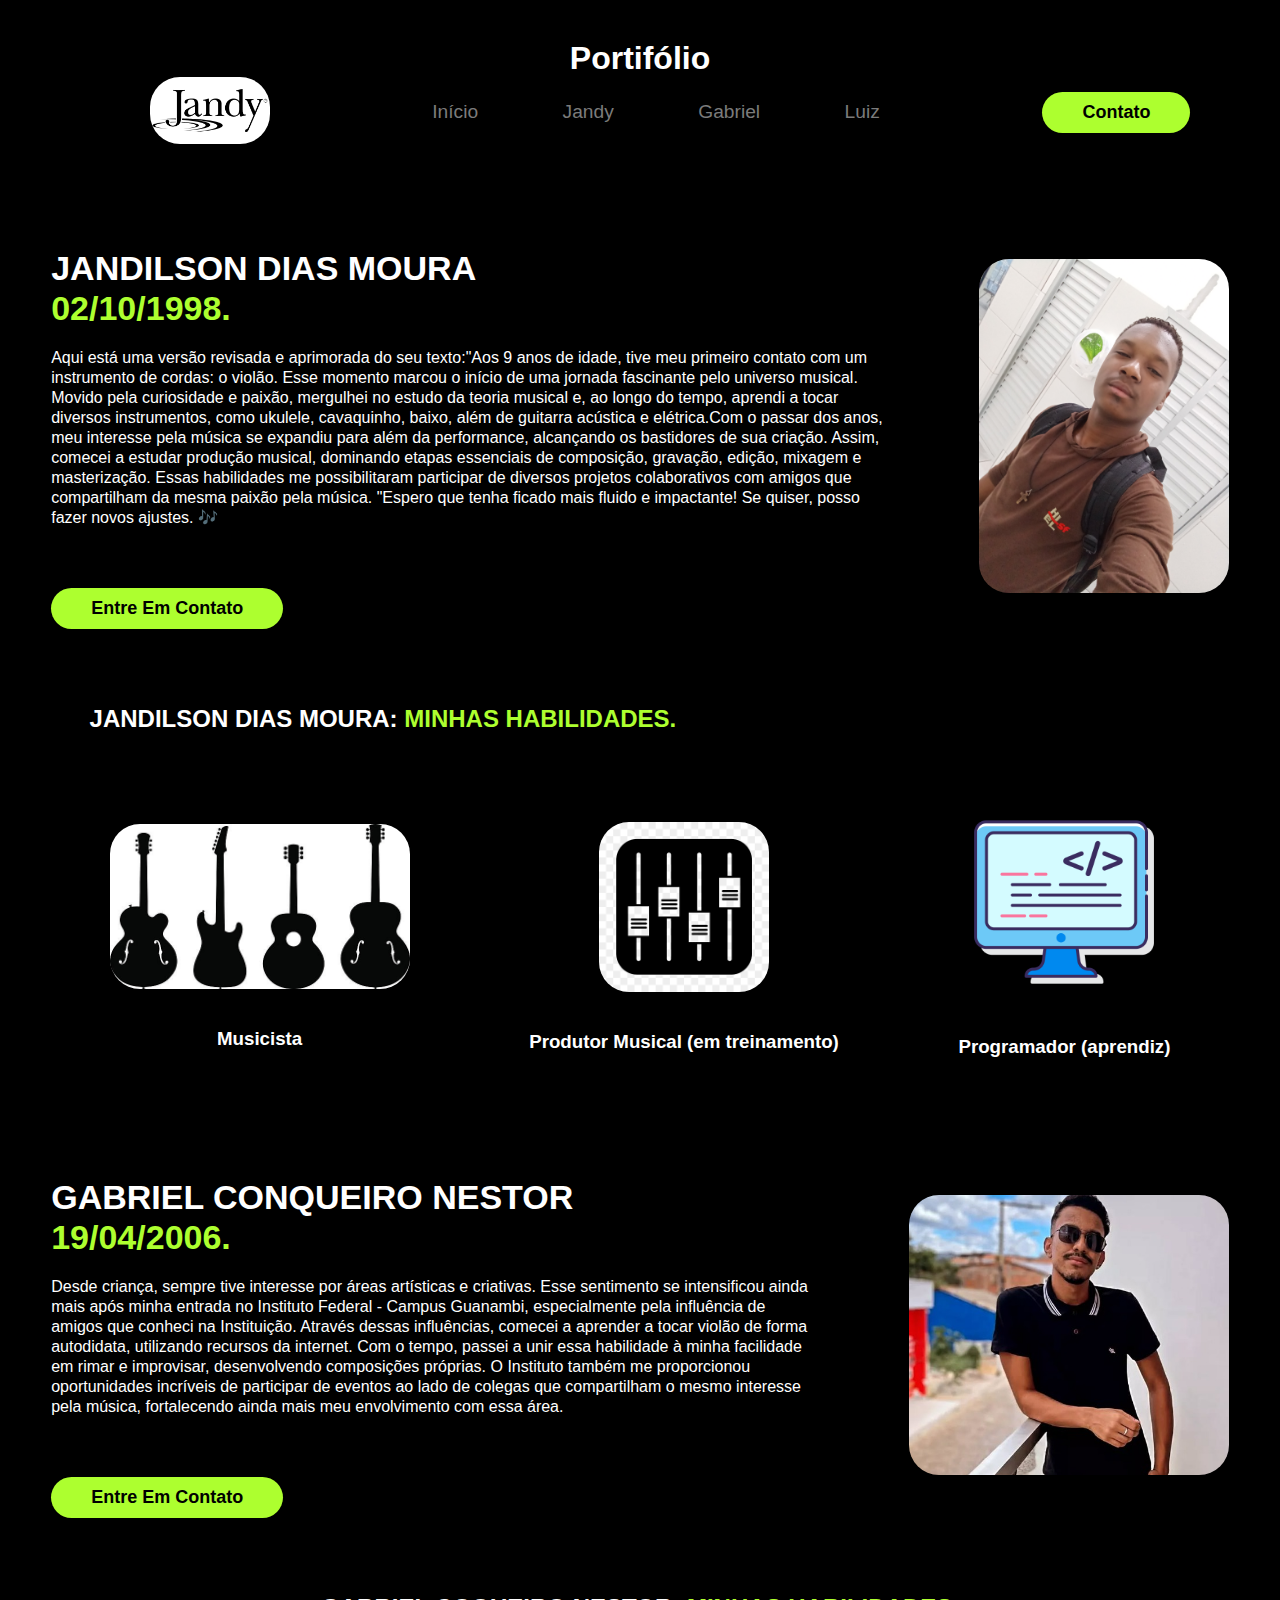
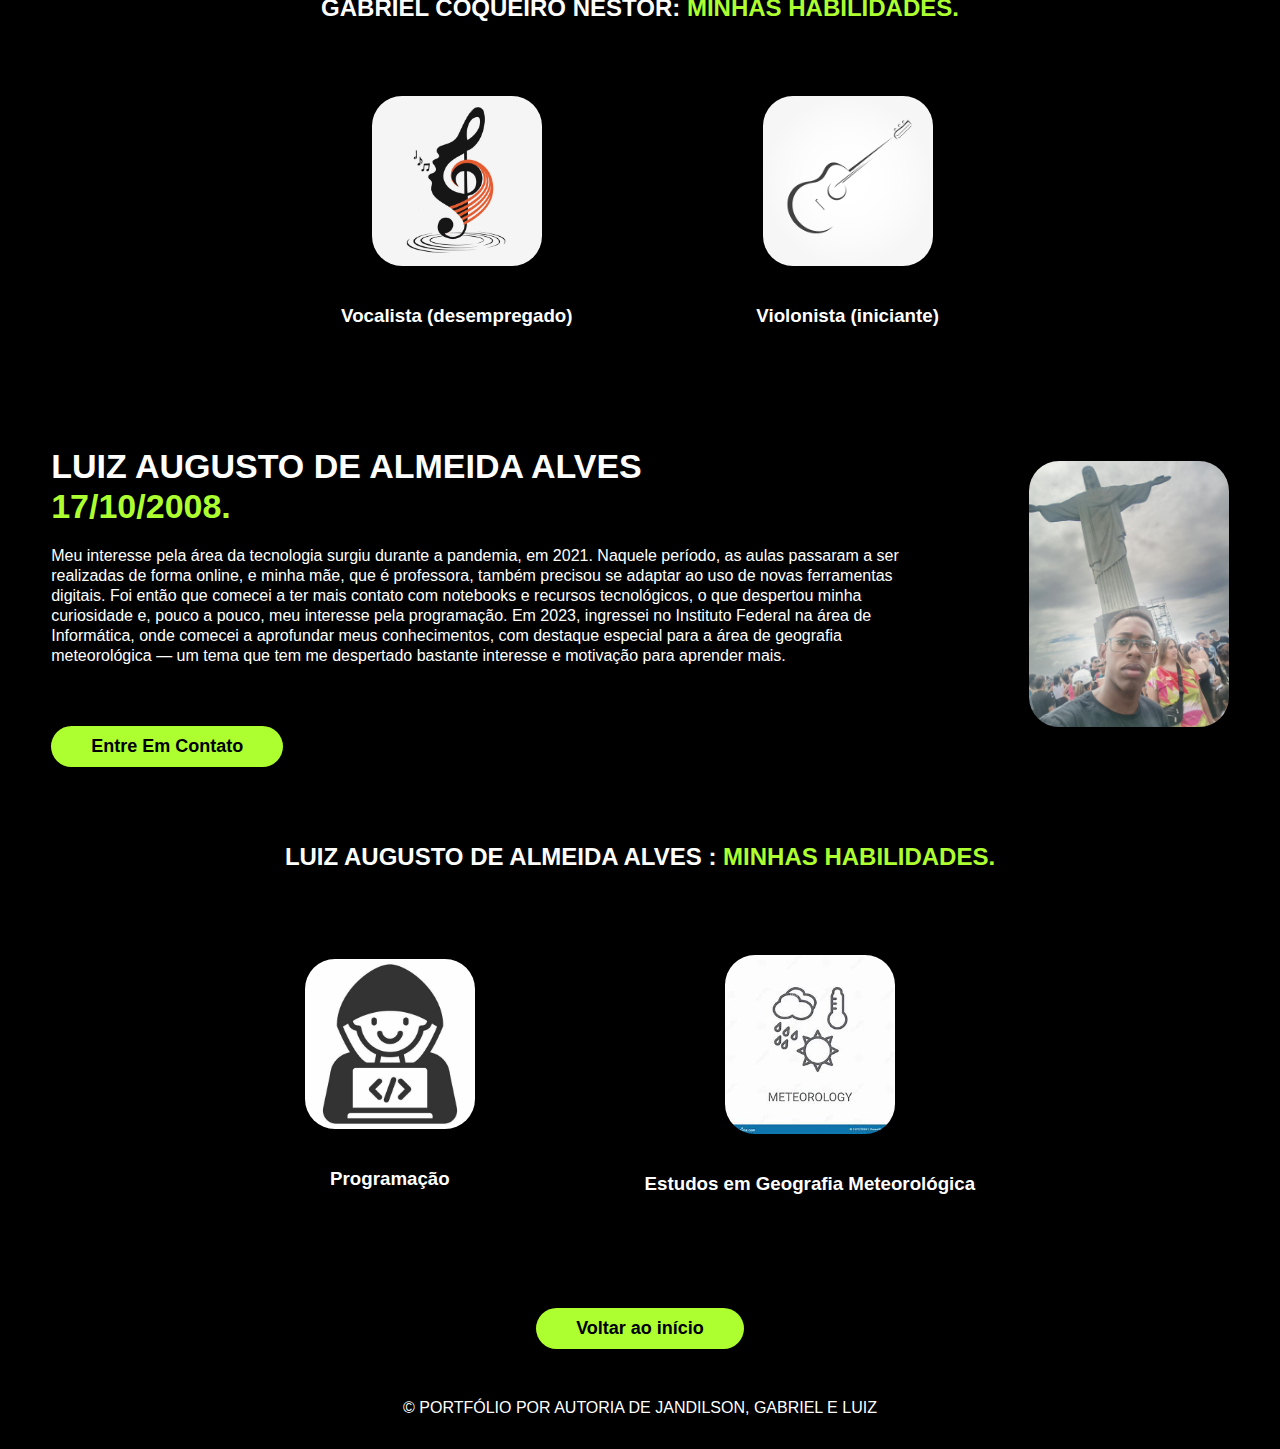
<file: index.html>
<!DOCTYPE html>
<html lang="en">
<head>
    <meta charset="UTF-8">
    <meta name="viewport" content="width=device-width, initial-scale=1.0">
    <title>Agência</title>
    <link rel="stylesheet" href="./styles/style.css">
</head>

<body>
    <header>

        <h1 id="titulo"></h1>

        <script>
            document.getElementById('titulo').innerHTML = 'Portifólio';
        </script>

        <style>
            header h1{
                text-align: center;
            }
        </style>

        <div class="interface" id="inicio">
            <div class="logo">
                <a href="#"><img id="jandy-logo" src="/img/jandy-logo.png" alt="jandy-logo" width="120"></a>
            </div><!-- logo -->
            <nav class="menu-pc">
                <ul>
                    <li><a href="./index.html">Início</a></li>
                    <li><a href="#jandilson">Jandy</a></li>
                    <li><a href="#gabriel">Gabriel</a></li>
                    <li><a href="#luiz  ">Luiz</a></li>
                </ul>
            </nav><!-- menu-pc -->
            <div class="contato">
                <a href="#"><button>Contato</button></a>
            </div><!-- contato -->
        </div><!-- interface -->
    </header>

    <main>
        <section class="topo">
            <div class="flex">
                <div class="left">

                    <h1 id="Jandilson"> JANDILSON DIAS MOURA
                    <br> <span>02/10/1998.</span></h1>

                    <p>
                        Aqui está uma versão revisada e aprimorada do seu texto:"Aos 9 anos de idade, tive meu primeiro 
                        contato com um instrumento de cordas: o violão. Esse momento marcou o início de uma jornada 
                        fascinante pelo universo musical. Movido pela curiosidade e paixão, mergulhei no estudo da 
                        teoria musical e, ao longo do tempo, aprendi a tocar diversos instrumentos, como ukulele, 
                        cavaquinho, baixo, além de guitarra acústica e elétrica.Com o passar dos anos, meu interesse 
                        pela música se expandiu para além da performance, alcançando os bastidores de sua criação. 
                        Assim, comecei a estudar produção musical, dominando etapas essenciais de composição, 
                        gravação, edição, mixagem e masterização. Essas habilidades me possibilitaram participar 
                        de diversos projetos colaborativos com amigos que compartilham da mesma paixão pela música.
                        "Espero que tenha ficado mais fluido e impactante! Se quiser, posso fazer novos ajustes. 🎶
                    </p>

                    <div class="contato"><a href="./jandilson.html"><button>Entre Em Contato</button></a></div>
                </div><!-- left -->
                <div class="right">
                    <img id="jandy-main" src="/img/jandy-main.jpg" alt="jandy-main" width="250">
                </div><!-- right -->
            </div><!-- flex -->
        </section><!-- topo -->
         <div class="interface"></div><!-- interface -->

        <secion class="habilidades" id="hab-jandilson">
            <div class="interface">
                <h2>JANDILSON DIAS MOURA:<span> MINHAS HABILIDADES.</span></h2>.
                <div class="flex">
                    <div class="icones-box">
                        <img id="guitar-icon" src="./img/guitar-icon.jpg" alt="guitar-icon" width="300">
                        <h3>Musicista</h3>
                    </div><!-- icones-box -->
                    <div class="icones-box">
                        <img id="mixagem-icon" src="./img/mixagem-icon.png" alt="guitar-icon" width="170"> 
                        <h3>Produtor Musical (em treinamento)</h3>
                    </div><!-- icones-box -->
                    <div class="icones-box">
                        <img id="codigo-icon" src="./img/codigo-icon.png" alt="codigo-icon" width="190">
                        <h3>Programador (aprendiz)</h3>
                    </div><!-- icones-box -->
                </div><!-- flex -->
            </div><!-- interface -->
        </secion><!-- habilidades -->

    </main>
    
    <main>
        <section class="topo">
            <div class="flex">
                <div class="left">
                    <h1 id="gabriel">GABRIEL CONQUEIRO NESTOR
                        <br> <span>19/04/2006.</span></h1>
                    <p>
                        Desde criança, sempre tive interesse por áreas artísticas e criativas. 
                        Esse sentimento se intensificou ainda mais após minha entrada no Instituto Federal - 
                        Campus Guanambi, especialmente pela influência de amigos que conheci na Instituição.
                        Através dessas influências, comecei a aprender a tocar violão de forma autodidata, 
                        utilizando recursos da internet. Com o tempo, passei a unir essa habilidade à minha 
                        facilidade em rimar e improvisar, desenvolvendo composições próprias.
                        O Instituto também me proporcionou oportunidades incríveis de participar de eventos 
                        ao lado de colegas que compartilham o mesmo interesse pela música, fortalecendo ainda 
                        mais meu envolvimento com essa área.
                    </p>
                    <div class="contato"><a href="./gabriel.html"><button>Entre Em Contato</button></a></div>
                </div><!-- left -->
                <div class="right">
                    <img id="gabriel-main" src="/img/gabriel-main.jpg" alt="jandy-main" width="320">
                </div><!-- right -->
            </div><!-- flex -->
        </section><!-- topo -->
         <div class="interface"></div><!-- interface -->

        <secion class="habilidades" id="hab-gabriel">
            <div class="interface">
                <h2> GABRIEL COQUEIRO NESTOR:<span> MINHAS HABILIDADES.</span></h2>.
                <div class="flex">
                    <div class="icones-box">
                        <img id="Vocalista-icon" src="./img/vocalista-gabriel.png" alt="guitar-icon" width="170">
                        <h3>Vocalista (desempregado)</h3>
                    </div><!-- icones-box -->
                    <div class="icones-box">
                        <img id="Violonista-icon" src="./img/violão-gabriel.jpg" alt="guitar-icon" width="170">  
                        <h3>Violonista (iniciante)</h3>
                    </div><!-- icones-box -->
                </div><!-- flex -->
            </div><!-- interface -->
        </secion><!-- habilidades -->

    </main>

    <main>
        <section class="topo">
            <div class="flex">
                <div class="left">
                    <h1 id="luiz">LUIZ AUGUSTO DE ALMEIDA ALVES
                        <br> <span>17/10/2008.</span></h1>
                    <p>
                        Meu interesse pela área da tecnologia surgiu durante a pandemia, em 2021. Naquele período, 
                        as aulas passaram a ser realizadas de forma online, e minha mãe, que é professora, 
                        também precisou se adaptar ao uso de novas ferramentas digitais.
                        Foi então que comecei a ter mais contato com notebooks e recursos tecnológicos, o 
                        que despertou minha curiosidade e, pouco a pouco, meu interesse pela programação.
                        Em 2023, ingressei no Instituto Federal na área de Informática, onde comecei a aprofundar 
                        meus conhecimentos, com destaque especial para a área de geografia meteorológica — um tema 
                        que tem me despertado bastante interesse e motivação para aprender mais.
                    </p>
                    <div class="contato"><a href="./luiz.html"><button>Entre Em Contato</button></a></div>
                </div><!-- left -->
                <div class="right">
                    <img id="luiz-main" src="/img/luiz-main.jpg" alt="jandy-main" width="200">
                </div><!-- right -->
            </div><!-- flex -->
        </section><!-- topo -->
         <div class="interface"></div><!-- interface -->

        <secion class="habilidades" id="hab-luiz">
            <div class="interface">
                <h2>LUIZ AUGUSTO DE ALMEIDA ALVES :<span> MINHAS HABILIDADES.</span></h2>.
                <div class="flex">
                    <div class="icones-box">
                        <img id="guitar-icon" src="./img/programador-luiz.jpg" alt="guitar-icon" width="170">
                        <h3>Programação</h3>
                    </div><!-- icones-box -->
                    <div class="icones-box">
                        <img id="mixagem-icon" src="./img/meteorologia-logo_luiz.jpg" alt="guitar-icon" width="170">  
                        <h3> Estudos em Geografia Meteorológica</h3>
                    </div><!-- icones-box -->
                </div><!-- flex -->
            </div><!-- interface -->
        </secion><!-- habilidades -->
    </main>

    <br><br><br>

    <div class="inicio">
        <a href="#inicio"><button>Voltar ao início</button></a>
    </div>

    <style>
        .inicio{
            display: flex;
            justify-content: center;
            align-items: center;
        }
    </style>

    <footer>
        <div class="copy">
        <p> © PORTFÓLIO POR AUTORIA DE JANDILSON, GABRIEL E LUIZ </p>
        </div>
    </footer>

    <style>
        .copy{
            display: flex;
            justify-content: center;
            height: 50px;
            margin-top: 50px;
        }
    </style>

</body>
</html>
</file>
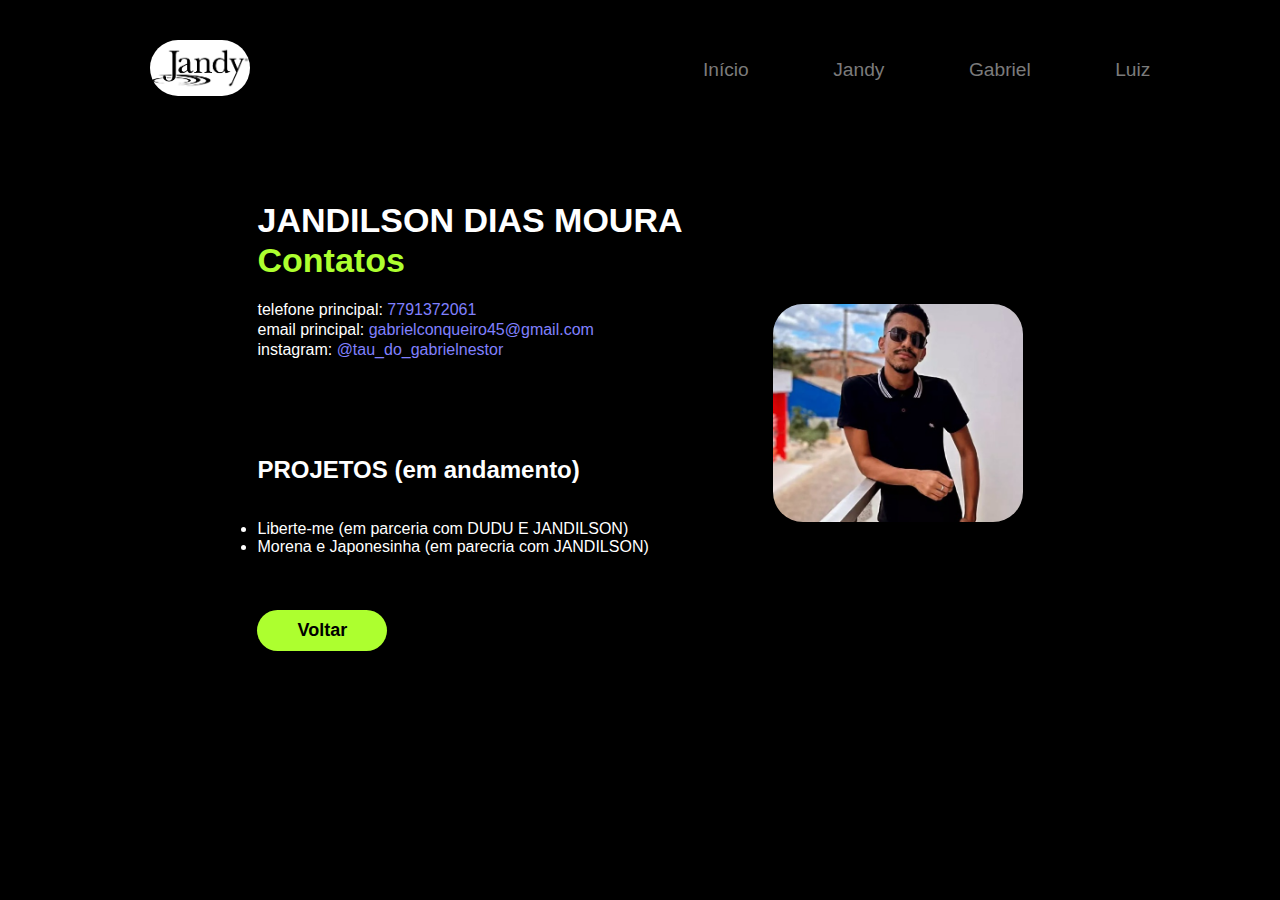
<file: gabriel.html>
<!DOCTYPE html>
<html lang="en">
<head>
    <meta charset="UTF-8">
    <meta name="viewport" content="width=device-width, initial-scale=1.0">
    <title>Agência</title>
    <link rel="stylesheet" href="./styles/style.css">
</head>
<body>
    <header>
        <div class="interface">
            <div class="logo">
                <a href="#"><img id="jandy-logo" src="./img/jandy-logo.png" alt="jandy-logo" width="100"></a>
            </div><!-- logo -->
            <nav class="menu-pc">
                <ul>
                    <li><a href="./index.html">Início</a></li>
                    <li><a href="./index.html#jandilson">Jandy</a></li>
                    <li><a href="./index.html#gabriel">Gabriel</a></li>
                    <li><a href="./index.html#luiz">Luiz</a></li>
                </ul>
            </nav><!-- menu-pc -->
        </div><!-- interface -->
    </header>

    <main>
        <section class="topo">
            <div class="flex">
                <div class="left">

                    <h1 id="Jandilson"> JANDILSON DIAS MOURA
                    <br> <span>Contatos</span></h1>

                    <p>
                        telefone principal: <span>7791372061</span> <br>
                        email principal: <span>gabrielconqueiro45@gmail.com</span> <br>
                        instagram: <span>@tau_do_gabrielnestor</span>
                   </p>

                   <h2>PROJETOS (em andamento)</h2>
                   <ul>
                    <li>Liberte-me (em parceria com DUDU E JANDILSON)</li>
                    <li>Morena e Japonesinha (em parecria com JANDILSON)</li>
                    <br><br><br>
                   </ul>                   

                    <div class="contato"><a href="./index.html#gabriel"><button>Voltar</button></a></div>
                </div><!-- left -->
                <div class="right">
                    <img id="gabriel-main" src="/img/gabriel-main.jpg" alt="gabriel-main" width="250">
                </div><!-- right -->
            </div><!-- flex -->
        </section><!-- topo -->
        <div class="interface"></div><!-- interface -->
    </main>

</body>
</html>
</file>
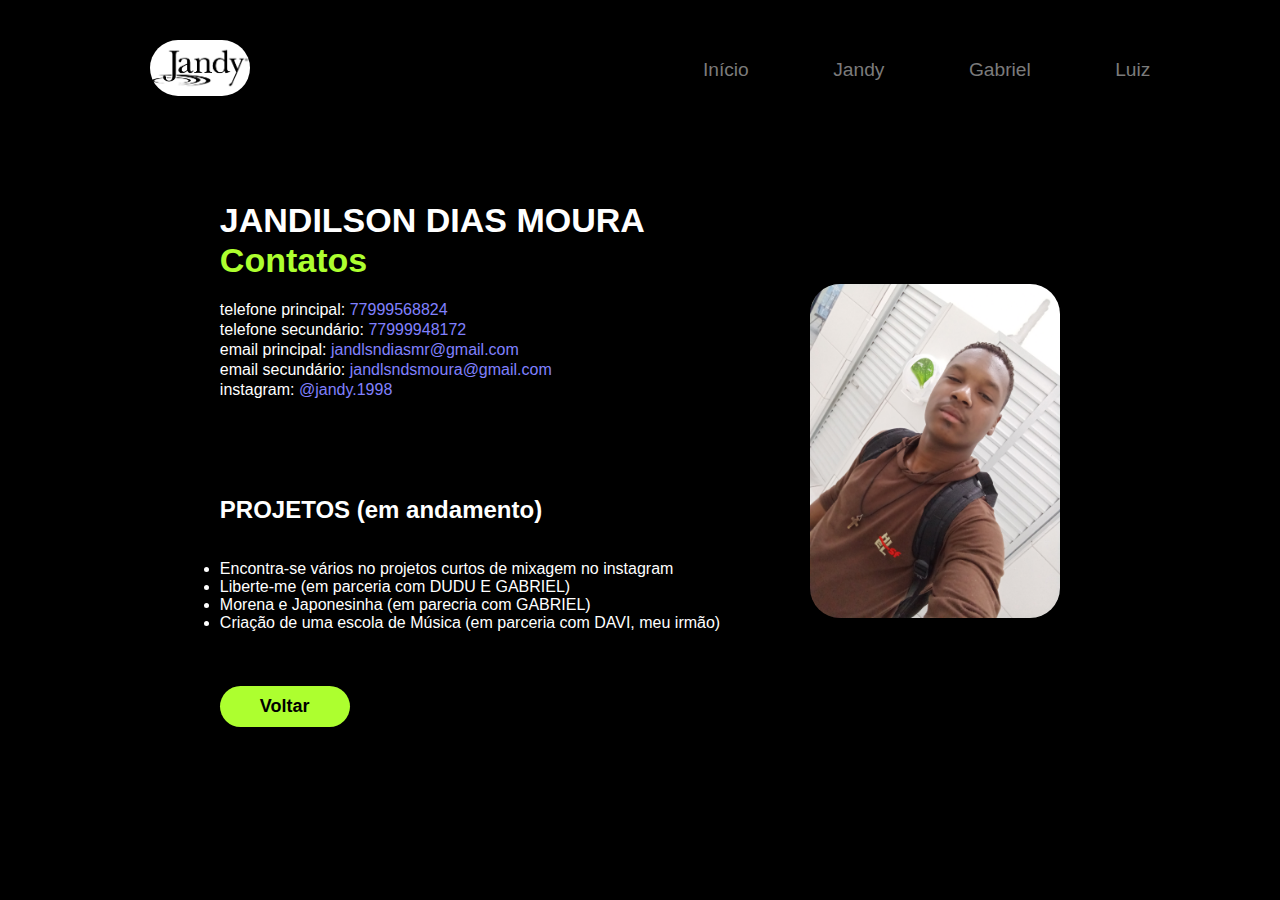
<file: jandilson.html>
<!DOCTYPE html>
<html lang="en">
<head>
    <meta charset="UTF-8">
    <meta name="viewport" content="width=device-width, initial-scale=1.0">
    <title>Agência</title>
    <link rel="stylesheet" href="./styles/style.css">
</head>
<body>
    <header>
        <div class="interface">
            <div class="logo">
                <a href="#"><img id="jandy-logo" src="./img/jandy-logo.png" alt="jandy-logo" width="100"></a>
            </div><!-- logo -->
            <nav class="menu-pc">
                <ul>
                    <li><a href="./index.html">Início</a></li>
                    <li><a href="./index.html#jandilson">Jandy</a></li>
                    <li><a href="./index.html#gabriel">Gabriel</a></li>
                    <li><a href="./index.html#luiz">Luiz</a></li>
                </ul>
            </nav><!-- menu-pc -->
        </div><!-- interface -->
    </header>

    <main>
        <section class="topo">
            <div class="flex">
                <div class="left">

                    <h1 id="Jandilson"> JANDILSON DIAS MOURA
                    <br> <span>Contatos</span></h1>

                    <p>
                        telefone principal: <span>77999568824</span> <br>
                        telefone secundário: <span>77999948172</span> <br>
                        email principal: <span>jandlsndiasmr@gmail.com</span> <br>
                        email secundário: <span>jandlsndsmoura@gmail.com</span> <br>
                        instagram: <span>@jandy.1998</span>
                   </p>

                   <h2>PROJETOS (em andamento)</h2>
                   <ul>
                    <li>Encontra-se vários no projetos curtos de mixagem no instagram</li>
                    <li>Liberte-me (em parceria com DUDU E GABRIEL)</li>
                    <li>Morena e Japonesinha (em parecria com GABRIEL)</li>
                    <li>Criação de uma escola de Música (em parceria com DAVI, meu irmão)</li>
                    <br><br><br>
                   </ul>                   

                    <div class="contato"><a href="./index.html#jandilson"><button>Voltar</button></a></div>
                </div><!-- left -->
                <div class="right">
                    <img id="jandy-main" src="/img/jandy-main.jpg" alt="jandy-main" width="250">
                </div><!-- right -->
            </div><!-- flex -->
        </section><!-- topo -->
        <div class="interface"></div><!-- interface -->
    </main>

</body>
</html>
</file>
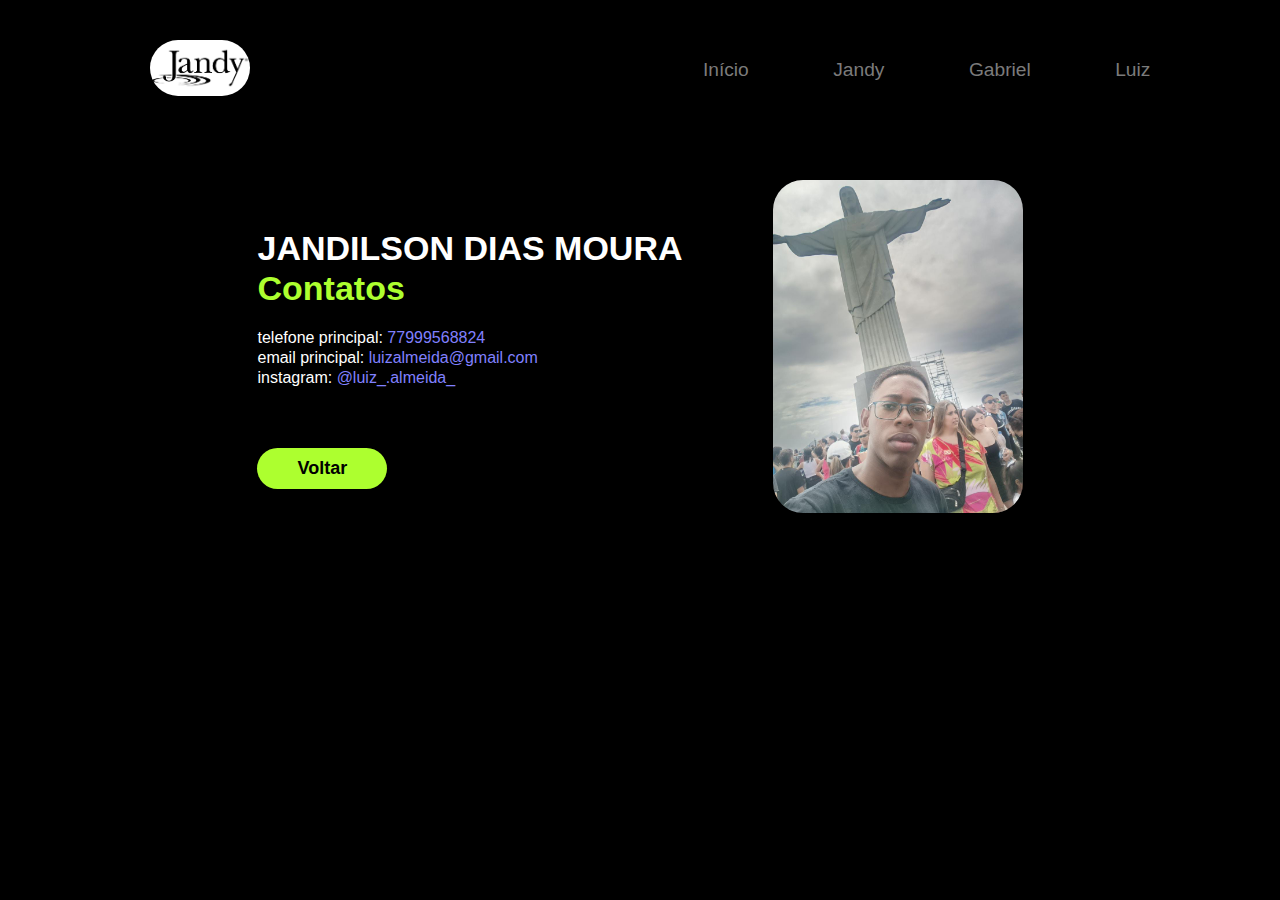
<file: luiz.html>
<!DOCTYPE html>
<html lang="en">
<head>
    <meta charset="UTF-8">
    <meta name="viewport" content="width=device-width, initial-scale=1.0">
    <title>Agência</title>
    <link rel="stylesheet" href="./styles/style.css">

</head>
<body>
    <header>
        <div class="interface">
            <div class="logo">
                <a href="#"><img id="jandy-logo" src="./img/jandy-logo.png" alt="jandy-logo" width="100"></a>
            </div><!-- logo -->
            <nav class="menu-pc">
                <ul>
                    <li><a href="./index.html">Início</a></li>
                    <li><a href="./index.html#jandilson">Jandy</a></li>
                    <li><a href="./index.html#gabriel">Gabriel</a></li>
                    <li><a href="./index.html#luiz">Luiz</a></li>
                </ul>
            </nav><!-- menu-pc -->
        </div><!-- interface -->
    </header>

    <main>
        <section class="topo">
            <div class="flex">
                <div class="left">

                    <h1 id="Jandilson"> JANDILSON DIAS MOURA
                    <br> <span>Contatos</span></h1>

                    <p>
                        telefone principal: <span>77999568824</span> <br>
                        email principal: <span>luizalmeida@gmail.com</span> <br>
                        instagram: <span>@luiz_.almeida_</span>
                   </p>

                    <div class="contato"><a href="./index.html#luiz"><button>Voltar</button></a></div>
                </div><!-- left -->
                <div class="right">
                    <img id="luiz-main" src="/img/luiz-main.jpg" alt="luiz-main" width="250">
                </div><!-- right -->
            </div><!-- flex -->
        </section><!-- topo -->
        <div class="interface"></div><!-- interface -->
    </main>

</body>
</html>
</file>
<file: styles/style.css>
/* Estilização geral*/

*{
    padding: 0;
    margin: 0;
    box-sizing: border-box;
    font-family: Arial, Helvetica, sans-serif;
}

h1, h2, h3, p, ul{
    color: white;
}

body{
    background-color: black;
    height: 100vh;
    background-image: url(https://img.freepik.com/vetores-gratis/fundo-do-teste-padrao-cor-escura_1035-2691.jpg?semt=ais_hybrid&w=740);
}

.interface{
    max-width: 1280px;
    margin: 0 7%;
}

.flex{
    display: flex;
}

.contato button:hover, .inicio button:hover{
    background-color: green;
    color: rgb(0, 0, 0);
    box-shadow: 0px 0px 10px rgba(172, 255, 47, 0.5);
    transform: scale(1.1);
    transition: .2s;
    box-shadow: 0px 0px 10px rgb(0, 255, 0);
}

.contato button, .inicio button{
    padding: 10px 40px;
    font-size: 18px;
    font-weight: 700;
    background-color: greenyellow;
    border: 0;
    border-radius: 30px;
    cursor: pointer;
}


/* Header */

header{
    padding: 40px 0;
}

header .interface{
    display: flex;
    align-items: center;
    justify-content: space-between;
}

header a{
color: rgb(123, 123, 123);
text-decoration: none;
}

header a:hover{
    color: white;
    transform: scale(1.1);
    display: inline-block;
    transition: 0.2s;
}

header nav ul{
    list-style-type: none;
}

header nav ul li{
    display: inline-block;
    padding: 0 40px;
    font-size: larger;
}

#jandy-logo{
    border-radius: 30px;
    margin-left: 60px;
}

/* Top */

.topo{
    padding: 40px 4%;
}

.topo h1, p{
    color: white;
}

.topo h1{
    line-height: 40px;
    font-size: 34px;
    margin: 20px 0;
}

.topo p{
    color: white;
    line-height: 20px;
    margin: 20px 0 60px 0;
}


.topo .flex{
align-items: center;
justify-content: center;
gap: 90px;
}

span {
    color: greenyellow;
}

@keyframes flutuar {
    0%{
        top: 0;
    }
    100%{
        top: 30px;
    }
}

#jandy-main{
    position: relative;
    animation: flutuar 2s ease-in-out infinite alternate;
    border-radius: 30px;

}
#gabriel-main{
    position: relative;
    animation: flutuar 2s ease-in-out infinite alternate;
    border-radius: 30px;
}
#luiz-main{
    position: relative;
    animation: flutuar 2s ease-in-out infinite alternate;
    border-radius: 30px;
}

/* Especialidades */

#guitar-icon, #mixagem-icon{
    margin-top: 10px;
}

#hab-gabriel{
    display: flex;
    justify-content: space-evenly;
}

#hab-luiz{
    display: flex;
    justify-content: space-evenly;
}

.icones-box{
    margin: 20px;
    display: flex;
    flex-direction: column;
    align-items: center;
}

.icones-box img{
    border-radius: 30px;
}

.interface .flex{
    align-items: center;
    justify-content: space-between;
}

h2, h3{
    line-height: 100px;
    color: white;
}

/* IMG */

#gabriel-main{
    border-radius: 30px;
}

#luiz-main{
    border-radius: 30px;
}

p span{
    color: rgb(128, 128, 255);
}
</file>
